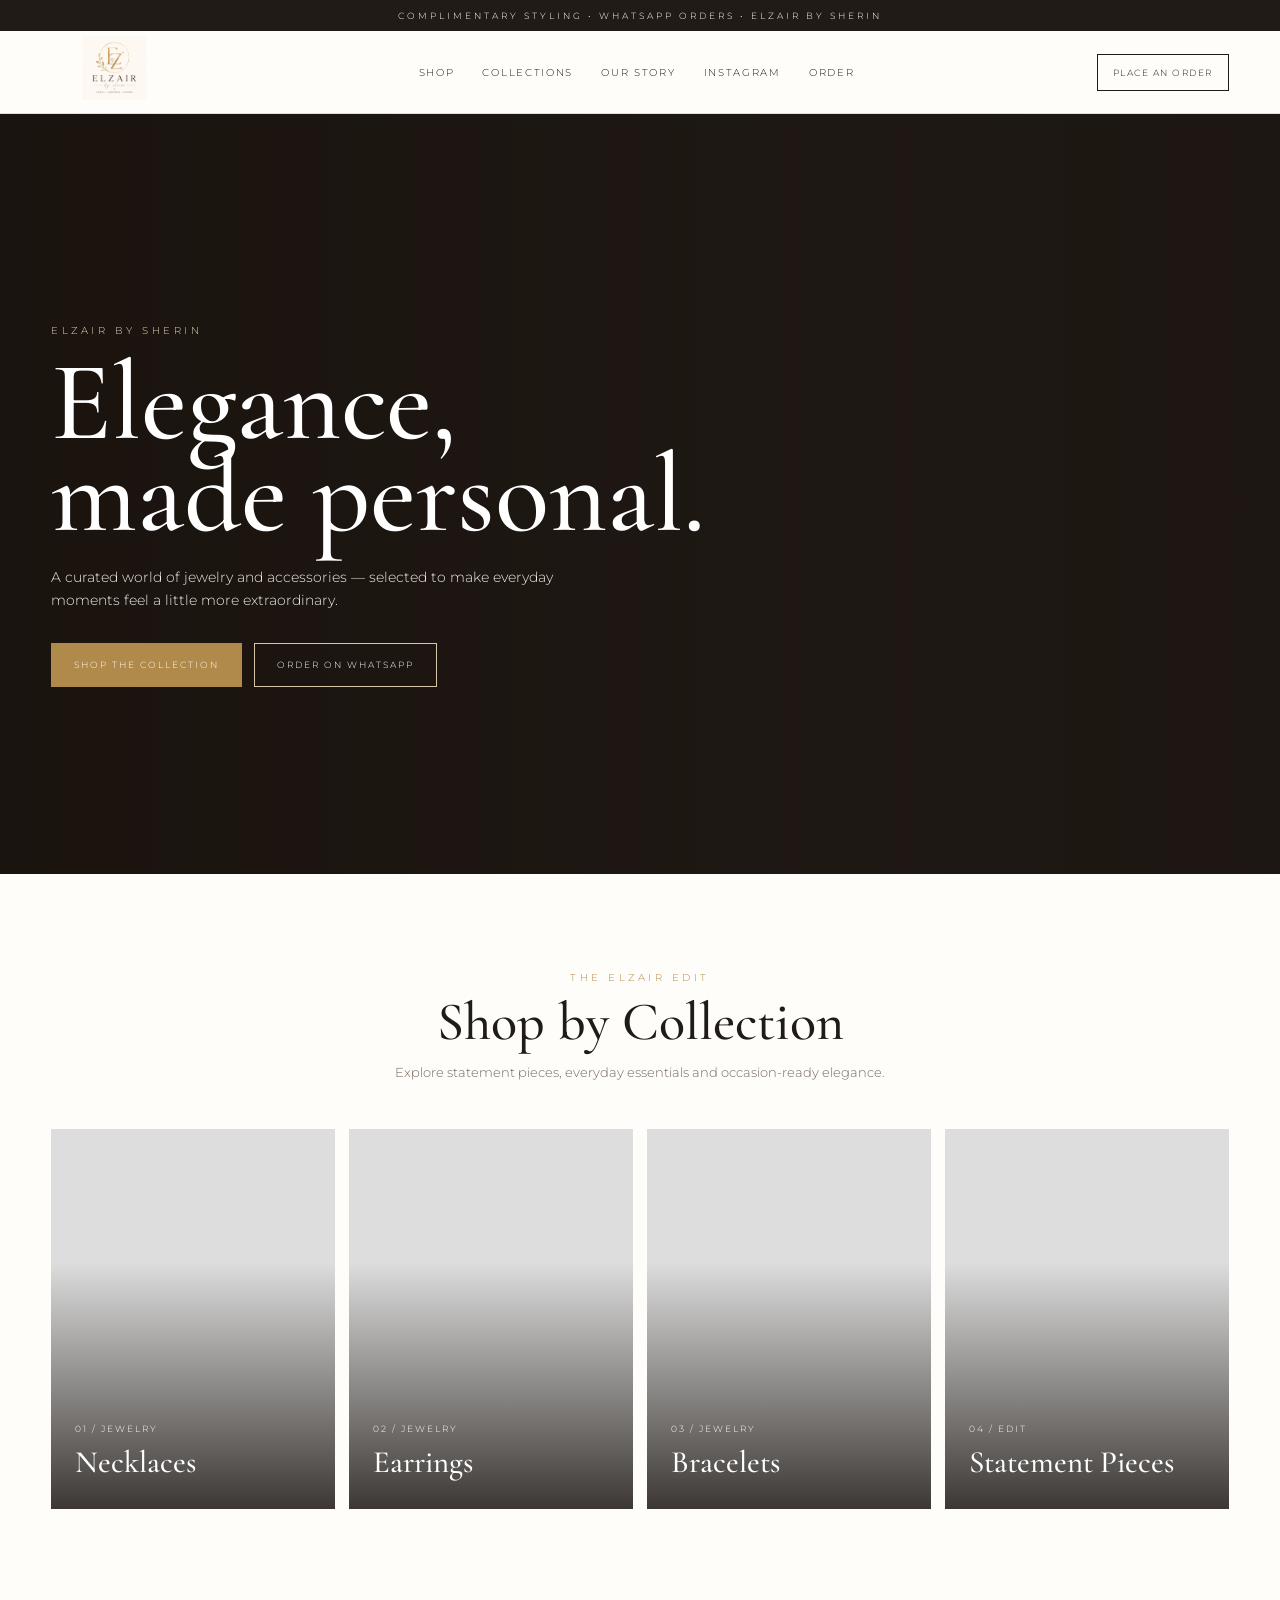
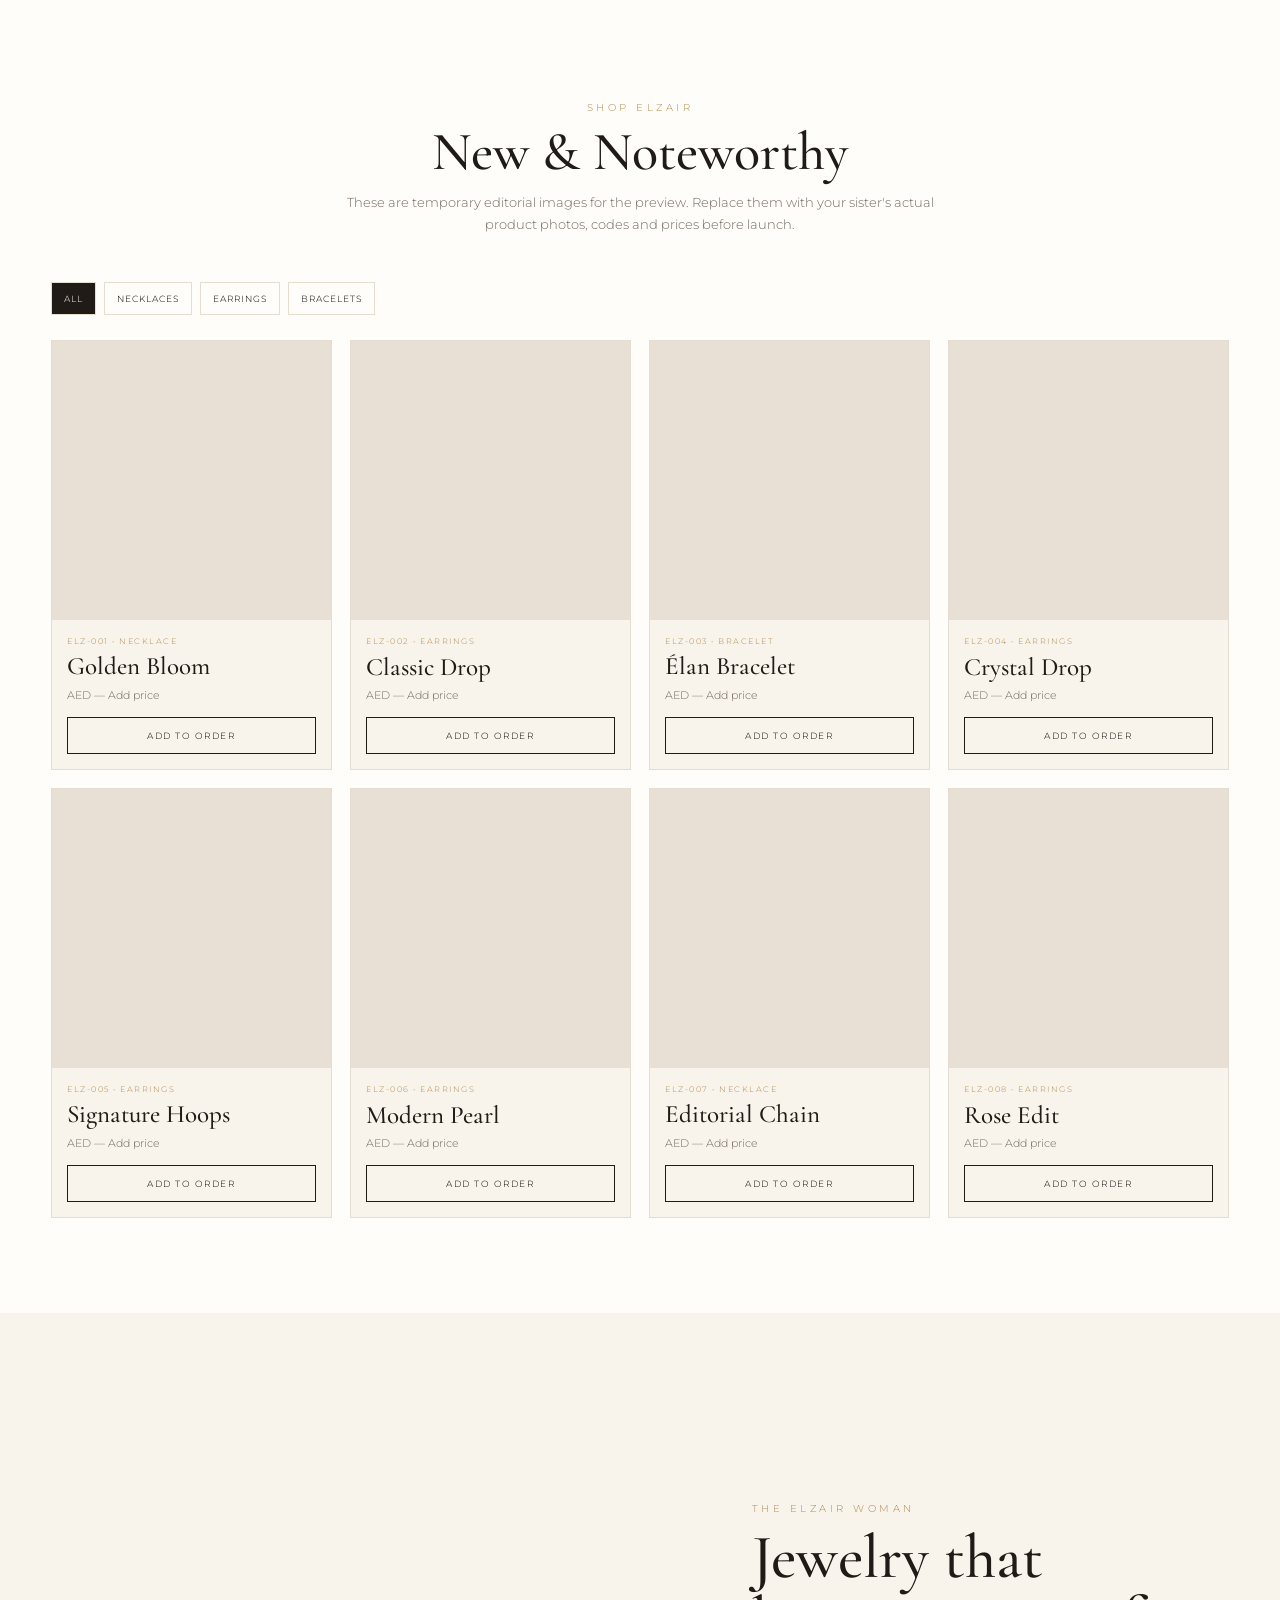
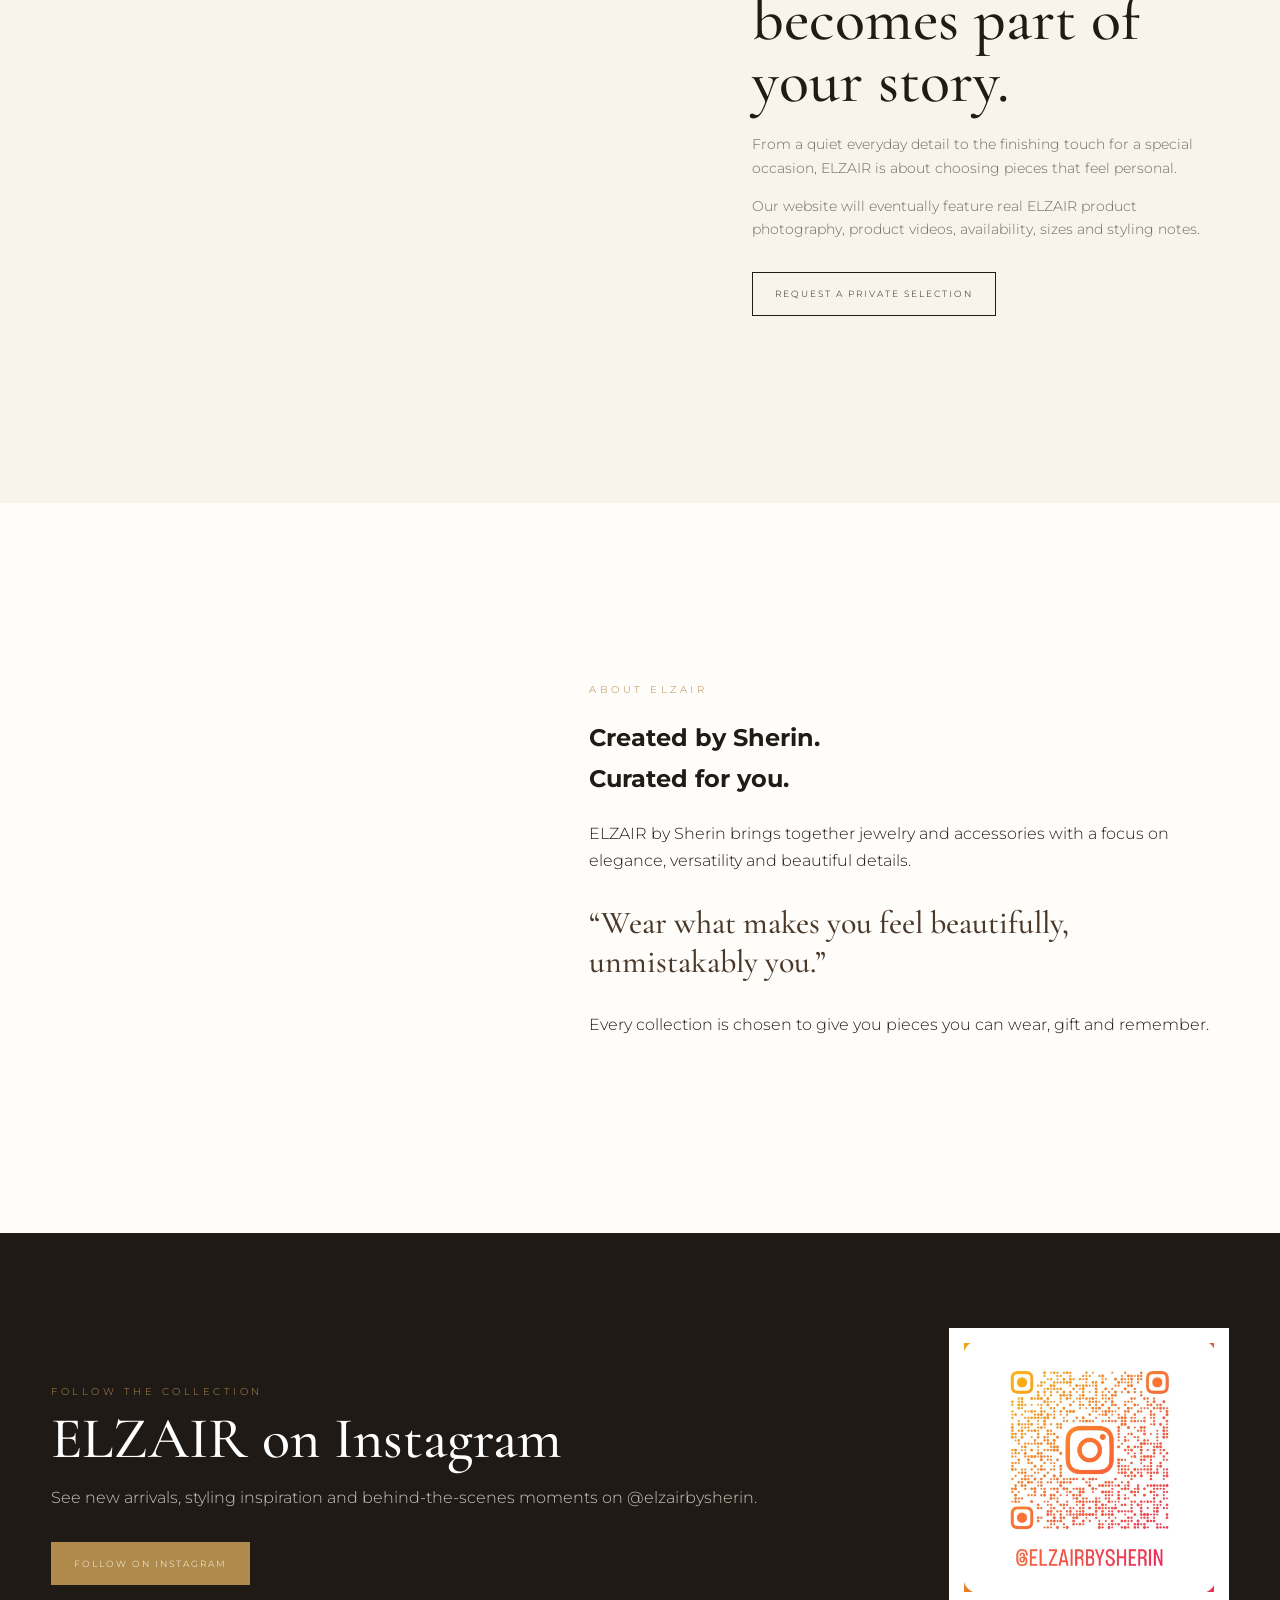
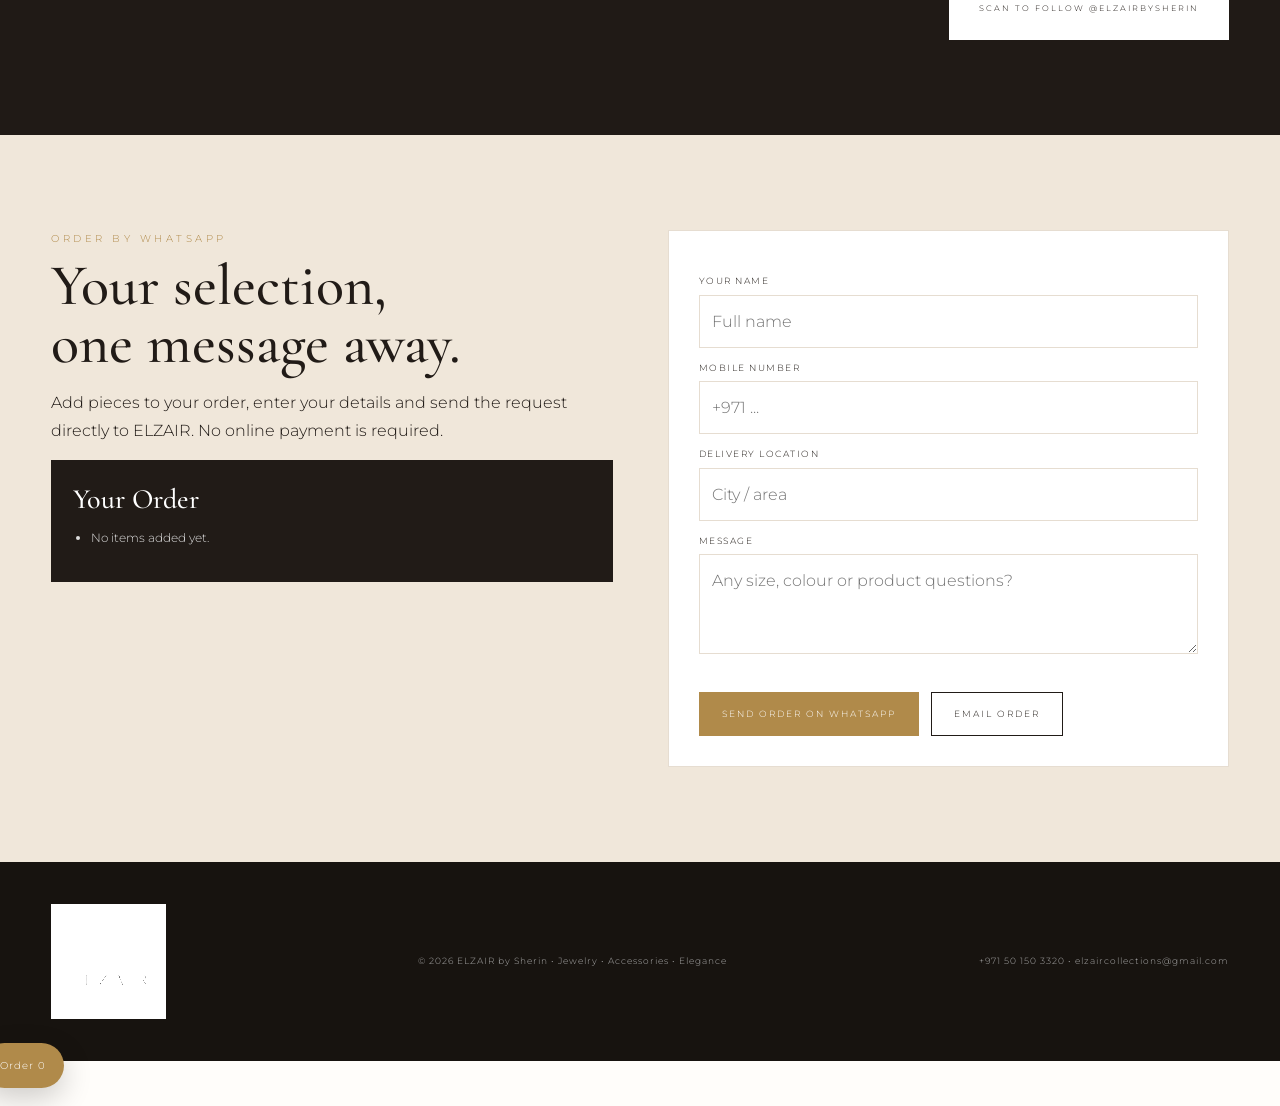
<file: index.html>
<!doctype html><html><head><meta charset="utf-8"><meta name="viewport" content="width=device-width,initial-scale=1"><title>ELZAIR by Sherin | Jewelry • Accessories • Elegance</title><meta name="description" content="ELZAIR by Sherin — jewelry, accessories and elegance."><link rel="stylesheet" href="style.css"></head><body>
<div class="top">Complimentary styling • WhatsApp orders • ELZAIR by Sherin</div>
<nav><div class="wrap navin"><a href="index.html"><img class="logo" src="assets/elzair-logo.jpg" alt="ELZAIR by Sherin"></a><div class="links"><a href="#shop">Shop</a><a href="#collections">Collections</a><a href="#story">Our Story</a><a href="#instagram">Instagram</a><a href="#order">Order</a></div><a class="navorder" href="#order">Place an Order</a></div></nav>
<header class="hero">
<video autoplay muted loop playsinline poster="https://images.pexels.com/photos/7093767/pexels-photo-7093767.jpeg?auto=compress&cs=tinysrgb&w=1600"><source src="https://videos.pexels.com/video-files/8844332/8844332-uhd_2160_3840_30fps.mp4" type="video/mp4"></video>
<div class="wrap"><div class="eyebrow">ELZAIR by Sherin</div><h1>Elegance,<br>made personal.</h1><p>A curated world of jewelry and accessories — selected to make everyday moments feel a little more extraordinary.</p><div class="actions"><a class="btn gold" href="#shop">Shop the Collection</a><a class="btn light" href="#order">Order on WhatsApp</a></div></div></header>

<section id="collections"><div class="wrap"><div class="head"><div class="kicker">The ELZAIR Edit</div><h2>Shop by Collection</h2><p>Explore statement pieces, everyday essentials and occasion-ready elegance.</p></div><div class="cats"><a class="cat" href="#shop"><div class="ct"><span>01 / Jewelry</span><h3>Necklaces</h3></div></a><a class="cat" href="#shop"><div class="ct"><span>02 / Jewelry</span><h3>Earrings</h3></div></a><a class="cat" href="#shop"><div class="ct"><span>03 / Jewelry</span><h3>Bracelets</h3></div></a><a class="cat" href="#shop"><div class="ct"><span>04 / Edit</span><h3>Statement Pieces</h3></div></a></div></div></section>

<section id="shop"><div class="wrap"><div class="head"><div class="kicker">Shop ELZAIR</div><h2>New & Noteworthy</h2><p>These are temporary editorial images for the preview. Replace them with your sister's actual product photos, codes and prices before launch.</p></div><div class="productbar"><div class="filters"><button class="filter active" onclick="filterProducts('all',this)">All</button><button class="filter" onclick="filterProducts('necklace',this)">Necklaces</button><button class="filter" onclick="filterProducts('earring',this)">Earrings</button><button class="filter" onclick="filterProducts('bracelet',this)">Bracelets</button></div></div><div class="products">
<div class="product" data-cat="necklace"><div class="pic p1"></div><div class="info"><div class="code">ELZ-001 • NECKLACE</div><h3>Golden Bloom</h3><div class="price">AED — Add price</div><button class="add" onclick="addItem('Golden Bloom','ELZ-001')">Add to Order</button></div></div>
<div class="product" data-cat="earring"><div class="pic p2"></div><div class="info"><div class="code">ELZ-002 • EARRINGS</div><h3>Classic Drop</h3><div class="price">AED — Add price</div><button class="add" onclick="addItem('Classic Drop','ELZ-002')">Add to Order</button></div></div>
<div class="product" data-cat="bracelet"><div class="pic p3"></div><div class="info"><div class="code">ELZ-003 • BRACELET</div><h3>Élan Bracelet</h3><div class="price">AED — Add price</div><button class="add" onclick="addItem('Élan Bracelet','ELZ-003')">Add to Order</button></div></div>
<div class="product" data-cat="earring"><div class="pic p4"></div><div class="info"><div class="code">ELZ-004 • EARRINGS</div><h3>Crystal Drop</h3><div class="price">AED — Add price</div><button class="add" onclick="addItem('Crystal Drop','ELZ-004')">Add to Order</button></div></div>
<div class="product" data-cat="earring"><div class="pic p5"></div><div class="info"><div class="code">ELZ-005 • EARRINGS</div><h3>Signature Hoops</h3><div class="price">AED — Add price</div><button class="add" onclick="addItem('Signature Hoops','ELZ-005')">Add to Order</button></div></div>
<div class="product" data-cat="earring"><div class="pic p6"></div><div class="info"><div class="code">ELZ-006 • EARRINGS</div><h3>Modern Pearl</h3><div class="price">AED — Add price</div><button class="add" onclick="addItem('Modern Pearl','ELZ-006')">Add to Order</button></div></div>
<div class="product" data-cat="necklace"><div class="pic p7"></div><div class="info"><div class="code">ELZ-007 • NECKLACE</div><h3>Editorial Chain</h3><div class="price">AED — Add price</div><button class="add" onclick="addItem('Editorial Chain','ELZ-007')">Add to Order</button></div></div>
<div class="product" data-cat="earring"><div class="pic p8"></div><div class="info"><div class="code">ELZ-008 • EARRINGS</div><h3>Rose Edit</h3><div class="price">AED — Add price</div><button class="add" onclick="addItem('Rose Edit','ELZ-008')">Add to Order</button></div></div>
</div></div></section>

<section class="editorial"><div class="wrap editorialgrid"><div class="editorialimg"></div><div class="editorialtext"><div class="kicker">The ELZAIR Woman</div><h2>Jewelry that becomes part of your story.</h2><p>From a quiet everyday detail to the finishing touch for a special occasion, ELZAIR is about choosing pieces that feel personal.</p><p>Our website will eventually feature real ELZAIR product photography, product videos, availability, sizes and styling notes.</p><div class="actions"><a class="btn" href="#order">Request a Private Selection</a></div></div></div></section>

<section id="story"><div class="wrap storygrid"><div class="storyimg"></div><div><div class="kicker">About ELZAIR</div><h2>Created by Sherin.<br>Curated for you.</h2><p>ELZAIR by Sherin brings together jewelry and accessories with a focus on elegance, versatility and beautiful details.</p><div class="quote">“Wear what makes you feel beautifully, unmistakably you.”</div><p>Every collection is chosen to give you pieces you can wear, gift and remember.</p></div></div></section>

<section id="instagram" class="instagram"><div class="wrap instagrid"><div><div class="kicker">Follow the collection</div><h2>ELZAIR on Instagram</h2><p>See new arrivals, styling inspiration and behind-the-scenes moments on @elzairbysherin.</p><div class="actions"><a class="btn gold" href="https://www.instagram.com/elzairbysherin" target="_blank">Follow on Instagram</a></div></div><div class="qr"><img src="assets/instagram-qr.jpg" alt="ELZAIR Instagram QR code"><div>Scan to follow @elzairbysherin</div></div></div></section>

<section id="order" class="order"><div class="wrap ordergrid"><div><div class="kicker">Order by WhatsApp</div><h2>Your selection,<br>one message away.</h2><p>Add pieces to your order, enter your details and send the request directly to ELZAIR. No online payment is required.</p><div class="summary"><h3>Your Order</h3><ul id="orderList"><li>No items added yet.</li></ul></div></div><div class="form"><label>Your Name</label><input id="name" placeholder="Full name"><label>Mobile Number</label><input id="phone" placeholder="+971 ..."><label>Delivery Location</label><input id="location" placeholder="City / area"><label>Message</label><textarea id="message" placeholder="Any size, colour or product questions?"></textarea><div class="actions"><button class="btn gold" style="cursor:pointer" onclick="sendWhatsApp()">Send Order on WhatsApp</button><a class="btn" href="mailto:elzaircollections@gmail.com?subject=ELZAIR%20Order%20Enquiry">Email Order</a></div></div></div></section>

<footer><div class="wrap foot"><img src="assets/elzair-logo.jpg" alt="ELZAIR"><p>© 2026 ELZAIR by Sherin • Jewelry • Accessories • Elegance</p><p>+971 50 150 3320 • elzaircollections@gmail.com</p></div></footer>
<button class="cart" onclick="document.getElementById('order').scrollIntoView()">Order <span id="cartCount">0</span></button>
<script>
let cart=[];
function addItem(name,code){
  cart.push({name,code});
  renderCart();
  if(window.elzairToast) elzairToast(name+' added to your order');
  if(window.elzairCartBump) elzairCartBump();
  document.getElementById('order').scrollIntoView({behavior:'smooth',block:'start'});
}
function renderCart(){
  let ul=document.getElementById('orderList');
  document.getElementById('cartCount').textContent=cart.length;
  if(!cart.length){ul.innerHTML='<li>No items added yet.</li>';return}
  ul.innerHTML=cart.map((x,i)=>'<li>'+x.name+' — '+x.code+' <button onclick="cart.splice('+i+',1);renderCart();elzairToast && elzairToast(\'Item removed\')" style="float:right;background:none;border:0;color:#d9c9b4;cursor:pointer">remove</button></li>').join('')
}
function sendWhatsApp(){let name=document.getElementById('name').value.trim(),phone=document.getElementById('phone').value.trim(),loc=document.getElementById('location').value.trim(),msg=document.getElementById('message').value.trim();if(!name||!phone){alert('Please enter your name and mobile number.');return}let items=cart.length?cart.map((x,i)=>(i+1)+'. '+x.name+' ('+x.code+')').join('%0A'):'Product enquiry';let text='Hello ELZAIR by Sherin,%0A%0AI would like to place an order.%0A%0A'+items+'%0A%0AName: '+encodeURIComponent(name)+'%0AMobile: '+encodeURIComponent(phone)+'%0ALocation: '+encodeURIComponent(loc)+'%0AMessage: '+encodeURIComponent(msg);window.open('https://wa.me/971501503320?text='+text,'_blank')}
function filterProducts(cat,btn){
  document.querySelectorAll('.filter').forEach(x=>x.classList.remove('active'));
  btn.classList.add('active');
  document.querySelectorAll('.product').forEach(p=>{
    const show=(cat==='all'||p.dataset.cat===cat);
    p.classList.toggle('is-hidden',!show);
    if(show){p.style.position='relative';setTimeout(()=>p.style.position='',20)}
  });
  if(window.elzairToast) elzairToast(cat==='all'?'Showing all pieces':'Showing '+cat+' collection');
}
</script>
<script>
(function(){
  const $ = (s,root=document)=>root.querySelector(s);
  const $$ = (s,root=document)=>[...root.querySelectorAll(s)];

  // Scroll reveal
  const revealTargets = $$('section .wrap > *, section .wrap > .head, .cat, .product, .editorialimg, .storyimg, .qr, footer .wrap');
  revealTargets.forEach((el,i)=>{
    el.classList.add('reveal');
    if(i%5===1) el.classList.add('delay-1');
    if(i%5===2) el.classList.add('delay-2');
    if(i%5===3) el.classList.add('delay-3');
  });
  const io = new IntersectionObserver(entries=>{
    entries.forEach(e=>{ if(e.isIntersecting){e.target.classList.add('revealed');io.unobserve(e.target)}});
  },{threshold:.12,rootMargin:'0px 0px -50px'});
  $$('.reveal,.reveal-left,.reveal-right').forEach(el=>io.observe(el));

  // Sticky navigation shadow
  const nav = $('nav');
  if(nav) window.addEventListener('scroll',()=>nav.classList.toggle('nav-scrolled',window.scrollY>18),{passive:true});

  // Smooth in-page links
  $$('a[href^="#"]').forEach(a=>a.addEventListener('click',e=>{
    const id=a.getAttribute('href');
    if(id && id!=='#' && $(id)){e.preventDefault();$(id).scrollIntoView({behavior:'smooth',block:'start'});}
  }));

  // Button ripple + toast
  function toast(message){
    let t=$('.toast');
    if(!t){t=document.createElement('div');t.className='toast';document.body.appendChild(t);}
    t.textContent=message;t.classList.add('show');
    clearTimeout(window.__toastTimer);
    window.__toastTimer=setTimeout(()=>t.classList.remove('show'),1900);
  }
  window.elzairToast=toast;

  $$('button,.btn,.navorder,.add,.cart').forEach(btn=>{
    btn.addEventListener('click',e=>{
      const r=document.createElement('span'), rect=btn.getBoundingClientRect();
      r.className='ripple';r.style.width=r.style.height=Math.max(rect.width,rect.height)+'px';
      r.style.left=(e.clientX-rect.left-Math.max(rect.width,rect.height)/2)+'px';
      r.style.top=(e.clientY-rect.top-Math.max(rect.width,rect.height)/2)+'px';
      btn.appendChild(r);setTimeout(()=>r.remove(),700);
    });
  });

  // Subtle product tilt on pointer devices
  $$('.product').forEach(card=>{
    card.addEventListener('mousemove',e=>{
      if(window.matchMedia('(pointer:fine)').matches){
        const r=card.getBoundingClientRect(), x=(e.clientX-r.left)/r.width-.5, y=(e.clientY-r.top)/r.height-.5;
        card.style.transform=`perspective(900px) rotateY(${x*4}deg) rotateX(${-y*4}deg) translateY(-4px)`;
      }
    });
    card.addEventListener('mouseleave',()=>card.style.transform='');
  });

  $$('a[href*="wa.me"]').forEach(a=>a.addEventListener('click',()=>{if(window.elzairToast) elzairToast('Opening ELZAIR WhatsApp');}));

  // Product image lightbox
  const pics=$$('.product .pic');
  if(pics.length){
    const lb=document.createElement('div');
    lb.className='lightbox';
    lb.innerHTML='<div class="lightbox-card"><button class="lightbox-close" aria-label="Close">×</button><img alt="ELZAIR product preview"></div>';
    document.body.appendChild(lb);
    const img=$('img',lb);
    pics.forEach(pic=>pic.addEventListener('click',()=>{
      const bg=getComputedStyle(pic).backgroundImage;
      const url=bg.match(/url\\(["']?(.*?)["']?\\)/)?.[1];
      if(url){img.src=url;lb.classList.add('open');document.body.style.overflow='hidden';}
    }));
    const close=()=>{lb.classList.remove('open');document.body.style.overflow='';};
    $('.lightbox-close',lb).addEventListener('click',close);
    lb.addEventListener('click',e=>{if(e.target===lb)close()});
    document.addEventListener('keydown',e=>{if(e.key==='Escape')close()});
  }

  // Hero video soft parallax
  const hero=$('.hero'), video=hero&&$('video',hero);
  if(hero&&video){
    window.addEventListener('scroll',()=>{
      if(window.scrollY<hero.offsetHeight) video.style.transform=`translateY(${window.scrollY*.10}px) scale(1.03)`;
    },{passive:true});
  }

  // Animate cart count when it changes
  window.elzairCartBump=function(){
    const c=$('#cartCount'); if(!c)return;
    c.animate([{transform:'scale(1)'},{transform:'scale(1.35)'},{transform:'scale(1)'}],{duration:360,easing:'ease-out'});
  };
})();
</script>

</body></html>
</file>
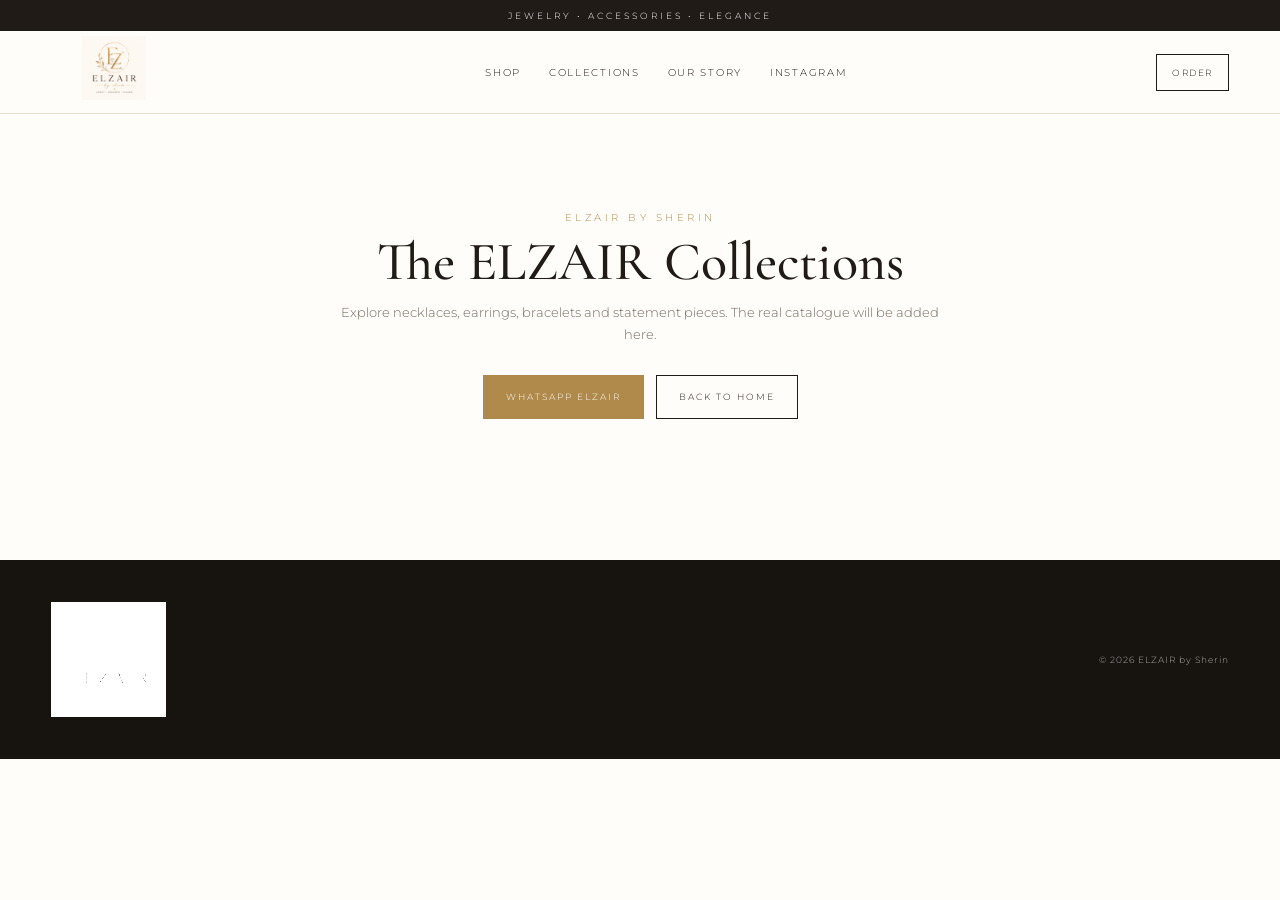
<file: collections.html>
<!doctype html><html><head><meta charset="utf-8"><meta name="viewport" content="width=device-width,initial-scale=1"><title>Collections | ELZAIR by Sherin</title><link rel="stylesheet" href="style.css"></head><body><div class="top">Jewelry • Accessories • Elegance</div><nav><div class="wrap navin"><a href="index.html"><img class="logo" src="assets/elzair-logo.jpg" alt="ELZAIR"></a><div class="links"><a href="index.html#shop">Shop</a><a href="collections.html">Collections</a><a href="index.html#story">Our Story</a><a href="index.html#instagram">Instagram</a></div><a class="navorder" href="index.html#order">Order</a></div></nav><section><div class="wrap"><div class="head"><div class="kicker">ELZAIR by Sherin</div><h2>The ELZAIR Collections</h2><p>Explore necklaces, earrings, bracelets and statement pieces. The real catalogue will be added here.</p><div class="actions" style="justify-content:center"><a class="btn gold" data-cta="whatsapp" href="https://wa.me/971501503320" target="_blank">WhatsApp ELZAIR</a><a class="btn" href="index.html">Back to Home</a></div></div></div></section><footer><div class="wrap foot"><img src="assets/elzair-logo.jpg" alt="ELZAIR"><p>© 2026 ELZAIR by Sherin</p></div></footer>
<script>
(function(){
  const $ = (s,root=document)=>root.querySelector(s);
  const $$ = (s,root=document)=>[...root.querySelectorAll(s)];

  // Scroll reveal
  const revealTargets = $$('section .wrap > *, section .wrap > .head, .cat, .product, .editorialimg, .storyimg, .qr, footer .wrap');
  revealTargets.forEach((el,i)=>{
    el.classList.add('reveal');
    if(i%5===1) el.classList.add('delay-1');
    if(i%5===2) el.classList.add('delay-2');
    if(i%5===3) el.classList.add('delay-3');
  });
  const io = new IntersectionObserver(entries=>{
    entries.forEach(e=>{ if(e.isIntersecting){e.target.classList.add('revealed');io.unobserve(e.target)}});
  },{threshold:.12,rootMargin:'0px 0px -50px'});
  $$('.reveal,.reveal-left,.reveal-right').forEach(el=>io.observe(el));

  // Sticky navigation shadow
  const nav = $('nav');
  if(nav) window.addEventListener('scroll',()=>nav.classList.toggle('nav-scrolled',window.scrollY>18),{passive:true});

  // Smooth in-page links
  $$('a[href^="#"]').forEach(a=>a.addEventListener('click',e=>{
    const id=a.getAttribute('href');
    if(id && id!=='#' && $(id)){e.preventDefault();$(id).scrollIntoView({behavior:'smooth',block:'start'});}
  }));

  // Button ripple + toast
  function toast(message){
    let t=$('.toast');
    if(!t){t=document.createElement('div');t.className='toast';document.body.appendChild(t);}
    t.textContent=message;t.classList.add('show');
    clearTimeout(window.__toastTimer);
    window.__toastTimer=setTimeout(()=>t.classList.remove('show'),1900);
  }
  window.elzairToast=toast;

  $$('button,.btn,.navorder,.add,.cart').forEach(btn=>{
    btn.addEventListener('click',e=>{
      const r=document.createElement('span'), rect=btn.getBoundingClientRect();
      r.className='ripple';r.style.width=r.style.height=Math.max(rect.width,rect.height)+'px';
      r.style.left=(e.clientX-rect.left-Math.max(rect.width,rect.height)/2)+'px';
      r.style.top=(e.clientY-rect.top-Math.max(rect.width,rect.height)/2)+'px';
      btn.appendChild(r);setTimeout(()=>r.remove(),700);
    });
  });

  // Subtle product tilt on pointer devices
  $$('.product').forEach(card=>{
    card.addEventListener('mousemove',e=>{
      if(window.matchMedia('(pointer:fine)').matches){
        const r=card.getBoundingClientRect(), x=(e.clientX-r.left)/r.width-.5, y=(e.clientY-r.top)/r.height-.5;
        card.style.transform=`perspective(900px) rotateY(${x*4}deg) rotateX(${-y*4}deg) translateY(-4px)`;
      }
    });
    card.addEventListener('mouseleave',()=>card.style.transform='');
  });

  $$('a[href*="wa.me"]').forEach(a=>a.addEventListener('click',()=>{if(window.elzairToast) elzairToast('Opening ELZAIR WhatsApp');}));

  // Product image lightbox
  const pics=$$('.product .pic');
  if(pics.length){
    const lb=document.createElement('div');
    lb.className='lightbox';
    lb.innerHTML='<div class="lightbox-card"><button class="lightbox-close" aria-label="Close">×</button><img alt="ELZAIR product preview"></div>';
    document.body.appendChild(lb);
    const img=$('img',lb);
    pics.forEach(pic=>pic.addEventListener('click',()=>{
      const bg=getComputedStyle(pic).backgroundImage;
      const url=bg.match(/url\\(["']?(.*?)["']?\\)/)?.[1];
      if(url){img.src=url;lb.classList.add('open');document.body.style.overflow='hidden';}
    }));
    const close=()=>{lb.classList.remove('open');document.body.style.overflow='';};
    $('.lightbox-close',lb).addEventListener('click',close);
    lb.addEventListener('click',e=>{if(e.target===lb)close()});
    document.addEventListener('keydown',e=>{if(e.key==='Escape')close()});
  }

  // Hero video soft parallax
  const hero=$('.hero'), video=hero&&$('video',hero);
  if(hero&&video){
    window.addEventListener('scroll',()=>{
      if(window.scrollY<hero.offsetHeight) video.style.transform=`translateY(${window.scrollY*.10}px) scale(1.03)`;
    },{passive:true});
  }

  // Animate cart count when it changes
  window.elzairCartBump=function(){
    const c=$('#cartCount'); if(!c)return;
    c.animate([{transform:'scale(1)'},{transform:'scale(1.35)'},{transform:'scale(1)'}],{duration:360,easing:'ease-out'});
  };
})();
</script>

</body></html>
</file>
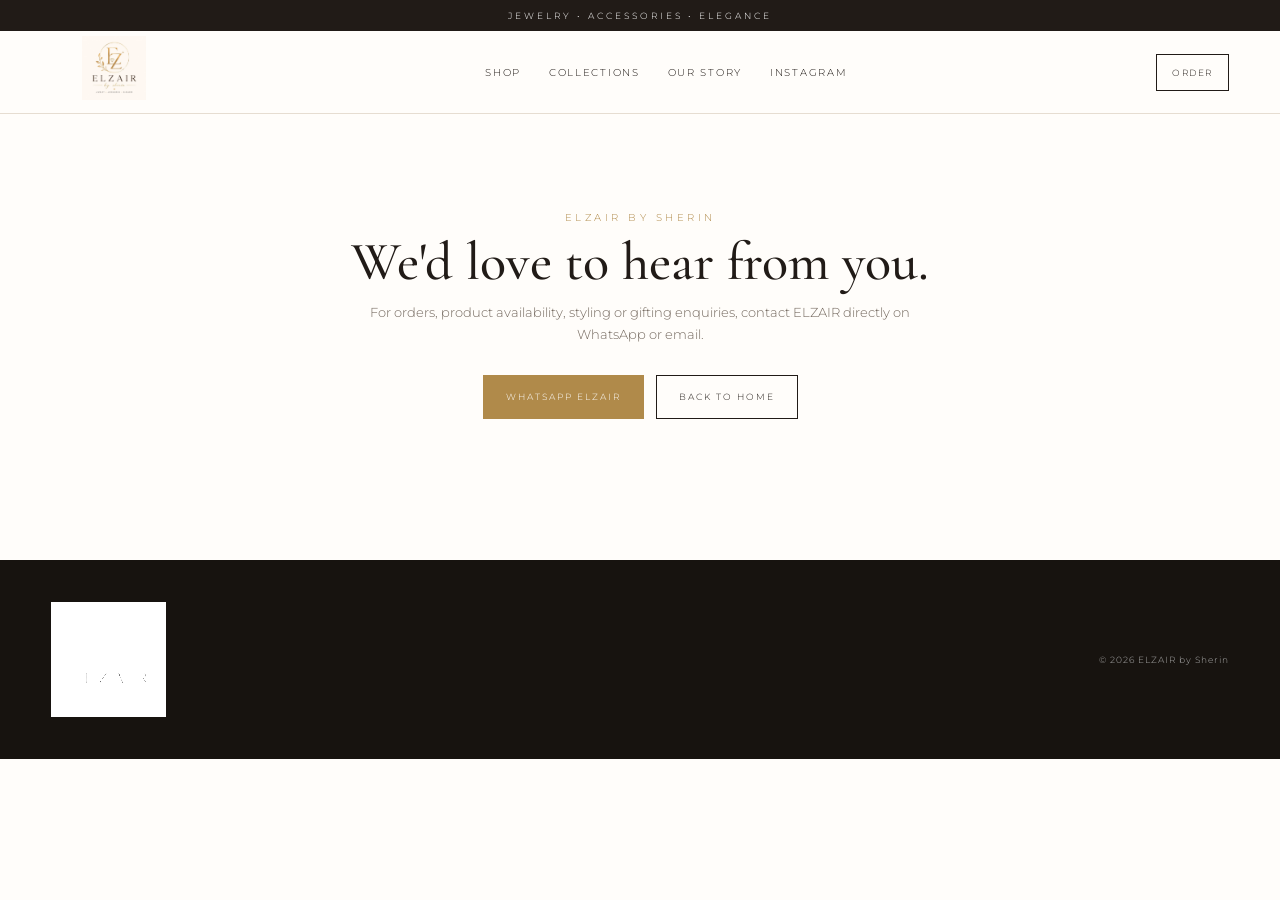
<file: contact.html>
<!doctype html><html><head><meta charset="utf-8"><meta name="viewport" content="width=device-width,initial-scale=1"><title>Contact ELZAIR | ELZAIR by Sherin</title><link rel="stylesheet" href="style.css"></head><body><div class="top">Jewelry • Accessories • Elegance</div><nav><div class="wrap navin"><a href="index.html"><img class="logo" src="assets/elzair-logo.jpg" alt="ELZAIR"></a><div class="links"><a href="index.html#shop">Shop</a><a href="collections.html">Collections</a><a href="index.html#story">Our Story</a><a href="index.html#instagram">Instagram</a></div><a class="navorder" href="index.html#order">Order</a></div></nav><section><div class="wrap"><div class="head"><div class="kicker">ELZAIR by Sherin</div><h2>We'd love to hear from you.</h2><p>For orders, product availability, styling or gifting enquiries, contact ELZAIR directly on WhatsApp or email.</p><div class="actions" style="justify-content:center"><a class="btn gold" data-cta="whatsapp" href="https://wa.me/971501503320" target="_blank">WhatsApp ELZAIR</a><a class="btn" href="index.html">Back to Home</a></div></div></div></section><footer><div class="wrap foot"><img src="assets/elzair-logo.jpg" alt="ELZAIR"><p>© 2026 ELZAIR by Sherin</p></div></footer>
<script>
(function(){
  const $ = (s,root=document)=>root.querySelector(s);
  const $$ = (s,root=document)=>[...root.querySelectorAll(s)];

  // Scroll reveal
  const revealTargets = $$('section .wrap > *, section .wrap > .head, .cat, .product, .editorialimg, .storyimg, .qr, footer .wrap');
  revealTargets.forEach((el,i)=>{
    el.classList.add('reveal');
    if(i%5===1) el.classList.add('delay-1');
    if(i%5===2) el.classList.add('delay-2');
    if(i%5===3) el.classList.add('delay-3');
  });
  const io = new IntersectionObserver(entries=>{
    entries.forEach(e=>{ if(e.isIntersecting){e.target.classList.add('revealed');io.unobserve(e.target)}});
  },{threshold:.12,rootMargin:'0px 0px -50px'});
  $$('.reveal,.reveal-left,.reveal-right').forEach(el=>io.observe(el));

  // Sticky navigation shadow
  const nav = $('nav');
  if(nav) window.addEventListener('scroll',()=>nav.classList.toggle('nav-scrolled',window.scrollY>18),{passive:true});

  // Smooth in-page links
  $$('a[href^="#"]').forEach(a=>a.addEventListener('click',e=>{
    const id=a.getAttribute('href');
    if(id && id!=='#' && $(id)){e.preventDefault();$(id).scrollIntoView({behavior:'smooth',block:'start'});}
  }));

  // Button ripple + toast
  function toast(message){
    let t=$('.toast');
    if(!t){t=document.createElement('div');t.className='toast';document.body.appendChild(t);}
    t.textContent=message;t.classList.add('show');
    clearTimeout(window.__toastTimer);
    window.__toastTimer=setTimeout(()=>t.classList.remove('show'),1900);
  }
  window.elzairToast=toast;

  $$('button,.btn,.navorder,.add,.cart').forEach(btn=>{
    btn.addEventListener('click',e=>{
      const r=document.createElement('span'), rect=btn.getBoundingClientRect();
      r.className='ripple';r.style.width=r.style.height=Math.max(rect.width,rect.height)+'px';
      r.style.left=(e.clientX-rect.left-Math.max(rect.width,rect.height)/2)+'px';
      r.style.top=(e.clientY-rect.top-Math.max(rect.width,rect.height)/2)+'px';
      btn.appendChild(r);setTimeout(()=>r.remove(),700);
    });
  });

  // Subtle product tilt on pointer devices
  $$('.product').forEach(card=>{
    card.addEventListener('mousemove',e=>{
      if(window.matchMedia('(pointer:fine)').matches){
        const r=card.getBoundingClientRect(), x=(e.clientX-r.left)/r.width-.5, y=(e.clientY-r.top)/r.height-.5;
        card.style.transform=`perspective(900px) rotateY(${x*4}deg) rotateX(${-y*4}deg) translateY(-4px)`;
      }
    });
    card.addEventListener('mouseleave',()=>card.style.transform='');
  });

  $$('a[href*="wa.me"]').forEach(a=>a.addEventListener('click',()=>{if(window.elzairToast) elzairToast('Opening ELZAIR WhatsApp');}));

  // Product image lightbox
  const pics=$$('.product .pic');
  if(pics.length){
    const lb=document.createElement('div');
    lb.className='lightbox';
    lb.innerHTML='<div class="lightbox-card"><button class="lightbox-close" aria-label="Close">×</button><img alt="ELZAIR product preview"></div>';
    document.body.appendChild(lb);
    const img=$('img',lb);
    pics.forEach(pic=>pic.addEventListener('click',()=>{
      const bg=getComputedStyle(pic).backgroundImage;
      const url=bg.match(/url\\(["']?(.*?)["']?\\)/)?.[1];
      if(url){img.src=url;lb.classList.add('open');document.body.style.overflow='hidden';}
    }));
    const close=()=>{lb.classList.remove('open');document.body.style.overflow='';};
    $('.lightbox-close',lb).addEventListener('click',close);
    lb.addEventListener('click',e=>{if(e.target===lb)close()});
    document.addEventListener('keydown',e=>{if(e.key==='Escape')close()});
  }

  // Hero video soft parallax
  const hero=$('.hero'), video=hero&&$('video',hero);
  if(hero&&video){
    window.addEventListener('scroll',()=>{
      if(window.scrollY<hero.offsetHeight) video.style.transform=`translateY(${window.scrollY*.10}px) scale(1.03)`;
    },{passive:true});
  }

  // Animate cart count when it changes
  window.elzairCartBump=function(){
    const c=$('#cartCount'); if(!c)return;
    c.animate([{transform:'scale(1)'},{transform:'scale(1.35)'},{transform:'scale(1)'}],{duration:360,easing:'ease-out'});
  };
})();
</script>

</body></html>
</file>
<file: style.css>
@import url('https://fonts.googleapis.com/css2?family=Cormorant+Garamond:wght@400;500;600&family=Montserrat:wght@300;400;500;600&display=swap');
:root{--ivory:#f8f3eb;--white:#fffdfa;--ink:#211b17;--brown:#4a3829;--gold:#b08a4a;--soft:#d9c9b4;--line:#e6ddd1}
*{box-sizing:border-box}html{scroll-behavior:smooth}body{margin:0;color:var(--ink);background:var(--white);font-family:Montserrat,Arial,sans-serif;font-weight:300;line-height:1.7}a{text-decoration:none;color:inherit}button,input,select,textarea{font:inherit}.wrap{width:min(1180px,92%);margin:auto}
.top{background:#211b17;color:#fff;text-align:center;padding:8px 12px;font-size:9px;letter-spacing:3px;text-transform:uppercase}
nav{position:sticky;top:0;z-index:50;background:rgba(255,253,250,.96);backdrop-filter:blur(14px);border-bottom:1px solid var(--line)}.navin{height:82px;display:flex;align-items:center;justify-content:space-between;gap:20px}.logo{height:64px;width:125px;object-fit:contain;mix-blend-mode:multiply}.links{display:flex;gap:28px;font-size:10px;letter-spacing:1.7px;text-transform:uppercase}.links a:hover{color:var(--gold)}.navorder{border:1px solid var(--ink);padding:10px 15px;font-size:9px;letter-spacing:1.5px;text-transform:uppercase}
.hero{position:relative;min-height:760px;overflow:hidden;background:#201a16;color:#fff;display:flex;align-items:flex-end}.hero video{position:absolute;inset:0;width:100%;height:100%;object-fit:cover;opacity:.48;filter:saturate(.8)}.hero:after{content:"";position:absolute;inset:0;background:linear-gradient(90deg,rgba(25,18,13,.9),rgba(25,18,13,.25) 65%,rgba(25,18,13,.45))}.hero .wrap{position:relative;z-index:2;padding:110px 0 90px}.eyebrow,.kicker{font-size:10px;letter-spacing:3.5px;text-transform:uppercase;color:var(--gold)}.hero .eyebrow{color:#ead7b4}.hero h1{font:500 clamp(62px,9vw,112px)/.82 "Cormorant Garamond",serif;margin:18px 0 25px;max-width:780px}.hero p{max-width:570px;font-size:14px;color:#f3eee8}.actions{display:flex;gap:12px;flex-wrap:wrap;margin-top:30px}.btn{display:inline-block;border:1px solid currentColor;padding:13px 22px;font-size:9px;letter-spacing:2px;text-transform:uppercase}.btn.gold{background:var(--gold);border-color:var(--gold);color:#fff}.btn.light{color:#fff;border-color:#d7c5aa}
section{padding:95px 0}.head{text-align:center;margin-bottom:46px}.head h2{font:500 54px/1 "Cormorant Garamond",serif;margin:9px 0}.head p{max-width:600px;margin:12px auto;color:#74695f;font-size:13px}
.cats{display:grid;grid-template-columns:repeat(4,1fr);gap:14px}.cat{min-height:380px;position:relative;background:#ddd center/cover;overflow:hidden}.cat:after{content:"";position:absolute;inset:0;background:linear-gradient(transparent 35%,rgba(20,14,10,.8))}.cat:nth-child(1){background-image:url('https://images.pexels.com/photos/7093767/pexels-photo-7093767.jpeg?auto=compress&cs=tinysrgb&w=1000')}.cat:nth-child(2){background-image:url('https://images.pexels.com/photos/3881077/pexels-photo-3881077.jpeg?auto=compress&cs=tinysrgb&w=1000')}.cat:nth-child(3){background-image:url('https://images.pexels.com/photos/15743939/pexels-photo-15743939.jpeg?auto=compress&cs=tinysrgb&w=1000')}.cat:nth-child(4){background-image:url('https://images.pexels.com/photos/13170845/pexels-photo-13170845.jpeg?auto=compress&cs=tinysrgb&w=1000')}.cat .ct{position:absolute;z-index:2;bottom:0;color:#fff;padding:24px}.cat h3{font:500 31px/1 "Cormorant Garamond",serif;margin:7px 0}.cat span{font-size:9px;letter-spacing:2px;text-transform:uppercase}
.productbar{display:flex;justify-content:space-between;align-items:center;margin-bottom:25px}.filters{display:flex;gap:8px;flex-wrap:wrap}.filter{background:transparent;border:1px solid var(--line);padding:8px 12px;font-size:9px;letter-spacing:1px;text-transform:uppercase}.filter.active{background:var(--ink);color:#fff}.products{display:grid;grid-template-columns:repeat(4,1fr);gap:18px}.product{background:var(--ivory);border:1px solid var(--line);transition:.25s}.product:hover{transform:translateY(-4px);box-shadow:0 16px 40px rgba(40,25,15,.09)}.pic{aspect-ratio:1/1;background:#e9e0d5 center/cover}.p1{background-image:url('https://images.pexels.com/photos/7093767/pexels-photo-7093767.jpeg?auto=compress&cs=tinysrgb&w=900')}.p2{background-image:url('https://images.pexels.com/photos/3881077/pexels-photo-3881077.jpeg?auto=compress&cs=tinysrgb&w=900')}.p3{background-image:url('https://images.pexels.com/photos/15743939/pexels-photo-15743939.jpeg?auto=compress&cs=tinysrgb&w=900')}.p4{background-image:url('https://images.pexels.com/photos/10475792/pexels-photo-10475792.jpeg?auto=compress&cs=tinysrgb&w=900')}.p5{background-image:url('https://images.pexels.com/photos/19869443/pexels-photo-19869443.jpeg?auto=compress&cs=tinysrgb&w=900')}.p6{background-image:url('https://images.pexels.com/photos/7419521/pexels-photo-7419521.jpeg?auto=compress&cs=tinysrgb&w=900')}.p7{background-image:url('https://images.pexels.com/photos/7992682/pexels-photo-7992682.jpeg?auto=compress&cs=tinysrgb&w=900')}.p8{background-image:url('https://images.pexels.com/photos/12002670/pexels-photo-12002670.jpeg?auto=compress&cs=tinysrgb&w=900')}.info{padding:15px}.code{font-size:8px;letter-spacing:1.5px;color:var(--gold)}.product h3{font:500 25px/1.1 "Cormorant Garamond",serif;margin:5px 0}.price{font-size:11px;color:#74695f}.add{width:100%;margin-top:12px;padding:10px;background:transparent;border:1px solid var(--ink);font-size:9px;letter-spacing:1.5px;text-transform:uppercase}.add:hover{background:var(--ink);color:#fff}
.editorial{background:var(--ivory)}.editorialgrid{display:grid;grid-template-columns:1.15fr .85fr;gap:55px;align-items:center}.editorialimg{min-height:600px;background:url('https://images.pexels.com/photos/13170845/pexels-photo-13170845.jpeg?auto=compress&cs=tinysrgb&w=1200') center/cover}.editorialtext h2{font:500 62px/1 "Cormorant Garamond",serif;margin:10px 0 20px}.editorialtext p{font-size:14px;color:#74695f}
.storygrid{display:grid;grid-template-columns:.85fr 1.15fr;gap:65px;align-items:center}.storyimg{min-height:540px;background:url('https://images.pexels.com/photos/37586698/pexels-photo-37586698.jpeg?auto=compress&cs=tinysrgb&w=1100') center/cover}.story h2{font:500 58px/1 "Cormorant Garamond",serif;margin:10px 0 22px}.story p{color:#74695f;font-size:14px}.quote{font:500 32px/1.2 "Cormorant Garamond",serif;color:var(--brown);margin:30px 0}
.instagram{background:#201a16;color:#fff}.instagrid{display:grid;grid-template-columns:1fr 280px;gap:65px;align-items:center}.instagram h2{font:500 58px/1 "Cormorant Garamond",serif;margin:10px 0}.instagram p{color:#cfc5ba}.qr{background:#fff;padding:15px;color:var(--ink)}.qr img{width:100%;display:block}.qr div{text-align:center;font-size:8px;letter-spacing:2px;text-transform:uppercase;padding:10px}
.order{background:#f0e7da}.ordergrid{display:grid;grid-template-columns:1fr 1fr;gap:55px}.order h2{font:500 58px/1 "Cormorant Garamond",serif;margin:10px 0}.form{background:#fff;padding:30px;border:1px solid var(--line)}label{font-size:9px;letter-spacing:1.5px;text-transform:uppercase;display:block;margin:12px 0 6px}input,textarea{width:100%;border:1px solid var(--line);padding:12px;background:#fff}textarea{min-height:100px}.summary{background:#211b17;color:#fff;padding:22px;margin-top:16px}.summary h3{font:500 28px "Cormorant Garamond",serif;margin:0 0 10px}.summary ul{padding-left:18px;font-size:12px;color:#ddd}
footer{background:#17130f;color:#aaa;padding:42px 0}.foot{display:flex;align-items:center;justify-content:space-between;gap:25px}.foot img{width:115px;filter:grayscale(1) brightness(3)}.foot p{font-size:9px;letter-spacing:1px}
.cart{position:fixed;right:18px;bottom:18px;z-index:60;background:var(--gold);color:#fff;border:0;border-radius:30px;padding:14px 18px;font-size:10px;letter-spacing:1px;box-shadow:0 10px 30px rgba(0,0,0,.2)}
@media(max-width:900px){.links{display:none}.cats{grid-template-columns:repeat(2,1fr)}.products{grid-template-columns:repeat(2,1fr)}.editorialgrid,.storygrid,.instagrid,.ordergrid{grid-template-columns:1fr}.editorialimg{min-height:470px}.navorder{display:none}}
@media(max-width:520px){.cats{grid-template-columns:1fr 1fr;gap:8px}.cat{min-height:300px}.products{grid-template-columns:1fr 1fr;gap:9px}.product h3{font-size:21px}.hero{min-height:690px}.hero h1{font-size:65px}section{padding:70px 0}}


/* ===== ELZAIR INTERACTIVE MOTION ===== */
body{overflow-x:hidden}
::selection{background:var(--gold);color:#fff}
section{position:relative}
.reveal{opacity:0;transform:translateY(38px);transition:opacity .9s cubic-bezier(.2,.7,.2,1),transform .9s cubic-bezier(.2,.7,.2,1)}
.reveal-left{opacity:0;transform:translateX(-42px);transition:opacity .9s cubic-bezier(.2,.7,.2,1),transform .9s cubic-bezier(.2,.7,.2,1)}
.reveal-right{opacity:0;transform:translateX(42px);transition:opacity .9s cubic-bezier(.2,.7,.2,1),transform .9s cubic-bezier(.2,.7,.2,1)}
.revealed{opacity:1!important;transform:none!important}
.delay-1{transition-delay:.08s}.delay-2{transition-delay:.16s}.delay-3{transition-delay:.24s}.delay-4{transition-delay:.32s}
.hero .wrap{animation:heroIn 1.2s cubic-bezier(.2,.75,.2,1) both}
@keyframes heroIn{from{opacity:0;transform:translateY(28px)}to{opacity:1;transform:none}}
.hero h1{animation:heroTitle 1.1s .12s cubic-bezier(.2,.75,.2,1) both}
@keyframes heroTitle{from{opacity:0;letter-spacing:.02em;transform:translateY(24px)}to{opacity:1;letter-spacing:normal;transform:none}}
.btn,.navorder,.add,.cat,.filter,.cart{position:relative;overflow:hidden;transition:transform .25s ease,box-shadow .25s ease,background .25s ease,color .25s ease,border-color .25s ease}
.btn:hover,.navorder:hover,.add:hover,.cart:hover{transform:translateY(-3px);box-shadow:0 12px 28px rgba(74,56,41,.16)}
.btn:active,.navorder:active,.add:active,.cart:active{transform:translateY(0) scale(.97)}
.ripple{position:absolute;border-radius:50%;transform:scale(0);animation:ripple .65s linear;background:rgba(255,255,255,.35);pointer-events:none}
@keyframes ripple{to{transform:scale(4);opacity:0}}
.nav-scrolled{box-shadow:0 10px 30px rgba(40,25,15,.08)}
.cat{transition:transform .5s cubic-bezier(.2,.75,.2,1),box-shadow .5s ease}
.cat:hover{transform:translateY(-8px) scale(1.01);box-shadow:0 22px 45px rgba(60,40,25,.12)}
.product{transition:opacity .35s ease,transform .35s ease}
.product.is-hidden{opacity:0;transform:scale(.94);pointer-events:none;position:absolute}
.pic{transition:transform .8s cubic-bezier(.2,.75,.2,1),filter .5s ease}
.product:hover .pic{transform:scale(1.06);filter:saturate(1.05)}
.product{transform-style:preserve-3d;will-change:transform}
.editorialimg,.storyimg{transition:transform 1.2s cubic-bezier(.2,.75,.2,1)}
.editorialimg:hover,.storyimg:hover{transform:scale(1.025)}
.qr{transition:transform .5s ease,box-shadow .5s ease}
.qr:hover{transform:translateY(-8px) rotate(.5deg);box-shadow:0 22px 50px rgba(0,0,0,.22)}
input,textarea{transition:border-color .25s ease,box-shadow .25s ease,transform .25s ease}
input:focus,textarea:focus{outline:none;border-color:var(--gold);box-shadow:0 0 0 4px rgba(176,138,74,.12);transform:translateY(-1px)}
.cart{animation:cartPulse 2.8s infinite}
@keyframes cartPulse{0%,70%,100%{box-shadow:0 10px 30px rgba(0,0,0,.2)}80%{box-shadow:0 10px 30px rgba(176,138,74,.38),0 0 0 8px rgba(176,138,74,.08)}}
.toast{position:fixed;left:50%;bottom:28px;z-index:120;transform:translate(-50%,20px);background:#211b17;color:#fff;padding:13px 18px;border:1px solid rgba(255,255,255,.12);box-shadow:0 18px 50px rgba(0,0,0,.25);font-size:10px;letter-spacing:1.2px;text-transform:uppercase;opacity:0;pointer-events:none;transition:opacity .3s ease,transform .3s ease}
.toast.show{opacity:1;transform:translate(-50%,0)}
.lightbox{position:fixed;inset:0;background:rgba(20,15,11,.88);backdrop-filter:blur(10px);z-index:110;display:flex;align-items:center;justify-content:center;padding:25px;opacity:0;visibility:hidden;transition:opacity .35s ease,visibility .35s ease}
.lightbox.open{opacity:1;visibility:visible}
.lightbox-card{width:min(760px,94vw);max-height:90vh;background:#fffdfa;padding:10px;transform:scale(.92);transition:transform .45s cubic-bezier(.2,.75,.2,1);position:relative}
.lightbox.open .lightbox-card{transform:scale(1)}
.lightbox img{width:100%;max-height:82vh;object-fit:contain;display:block}
.lightbox-close{position:absolute;right:10px;top:10px;width:38px;height:38px;border:0;background:#211b17;color:#fff;border-radius:50%;cursor:pointer;font-size:18px}
@media(prefers-reduced-motion:reduce){*,*:before,*:after{animation:none!important;transition:none!important;scroll-behavior:auto!important}.reveal,.reveal-left,.reveal-right{opacity:1;transform:none}}
</file>
